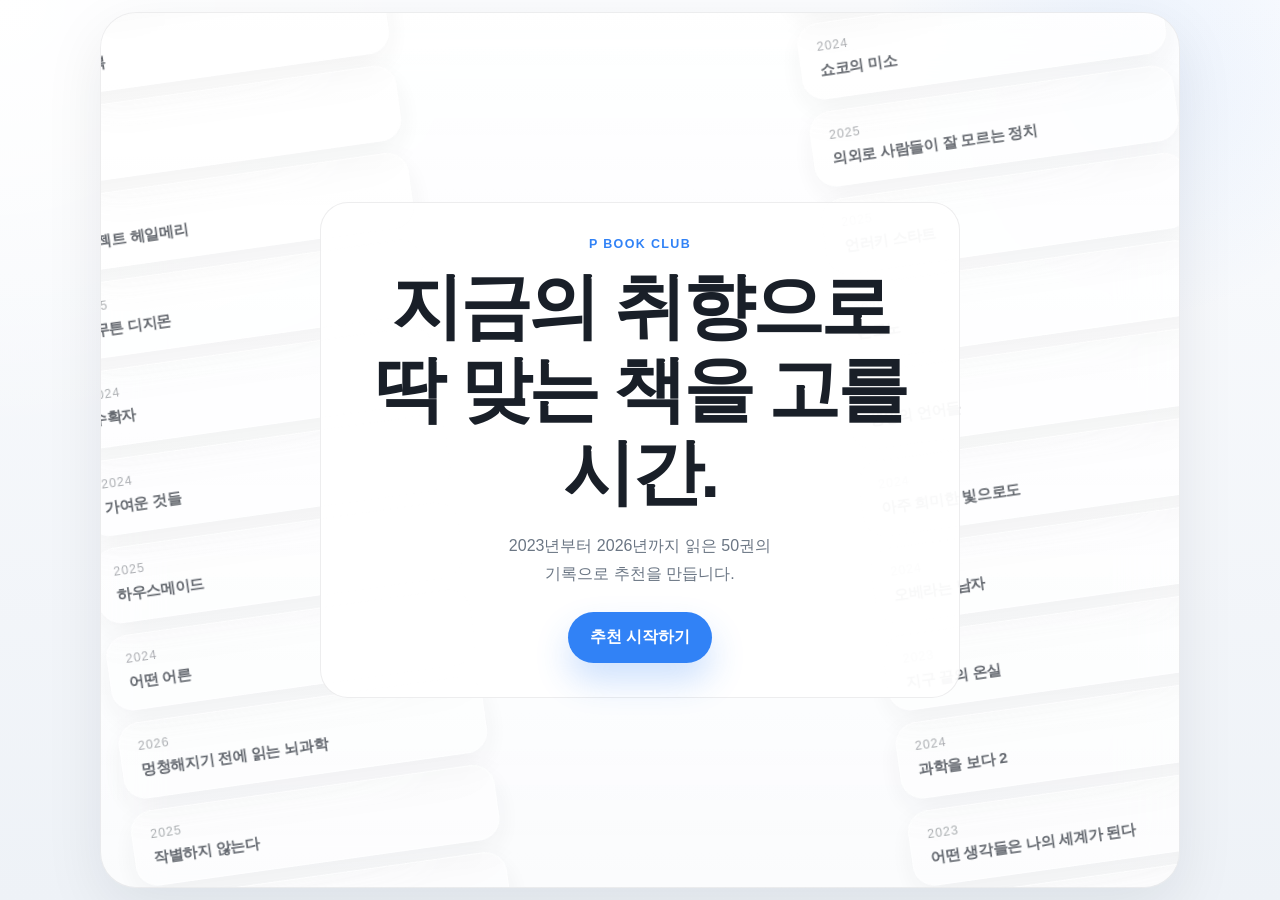
<file: index.html>
<!DOCTYPE html>
<html lang="ko">
<head>
  <meta charset="UTF-8">
  <meta name="viewport" content="width=device-width, initial-scale=1.0">
  <title>P들의 서재</title>
  <link rel="stylesheet" href="style.css?v=multi6">
</head>
<body>
  <div class="page-shell">
    <main class="page-card intro-layout">
      <div id="intro-backdrop" class="intro-backdrop" aria-hidden="true"></div>
      <section class="hero-panel">
        <p class="eyebrow">P Book Club</p>
        <h1>지금의 취향으로<br>딱 맞는 책을 고를 시간.</h1>
        <p id="intro-stats" class="hero-copy"></p>
        <a class="primary-link" href="./question.html?step=0">추천 시작하기</a>
      </section>
    </main>
  </div>

  <script src="books-data.js?v=20260319b"></script>
  <script src="app-data.js?v=multi6"></script>
  <script>
    (function () {
      var introStats = document.getElementById("intro-stats");
      var introBackdrop = document.getElementById("intro-backdrop");
      var app = window.BookMatchApp;
      if (!app) return;

      var years = app.getYears();
      introStats.textContent = years[0] + "년부터 " + years[years.length - 1] + "년까지 읽은 " + app.books.length + "권의 기록으로 추천을 만듭니다.";

      var sorted = app.books.slice().sort(function (a, b) {
        return Number(b.averageRating) - Number(a.averageRating);
      });

      function renderTrack(items, side) {
        return '<div class="intro-track ' + side + '">' + items.map(function (book) {
          return '<article class="intro-ghost-card"><span>' + book.year + '</span><strong>' + book.title + '</strong></article>';
        }).join("") + '</div>';
      }

      var left = sorted.slice(0, 12).concat(sorted.slice(0, 12));
      var right = sorted.slice(12, 24).concat(sorted.slice(12, 24));
      introBackdrop.innerHTML = renderTrack(left, "left") + renderTrack(right, "right");
    }());
  </script>
</body>
</html>
</file>
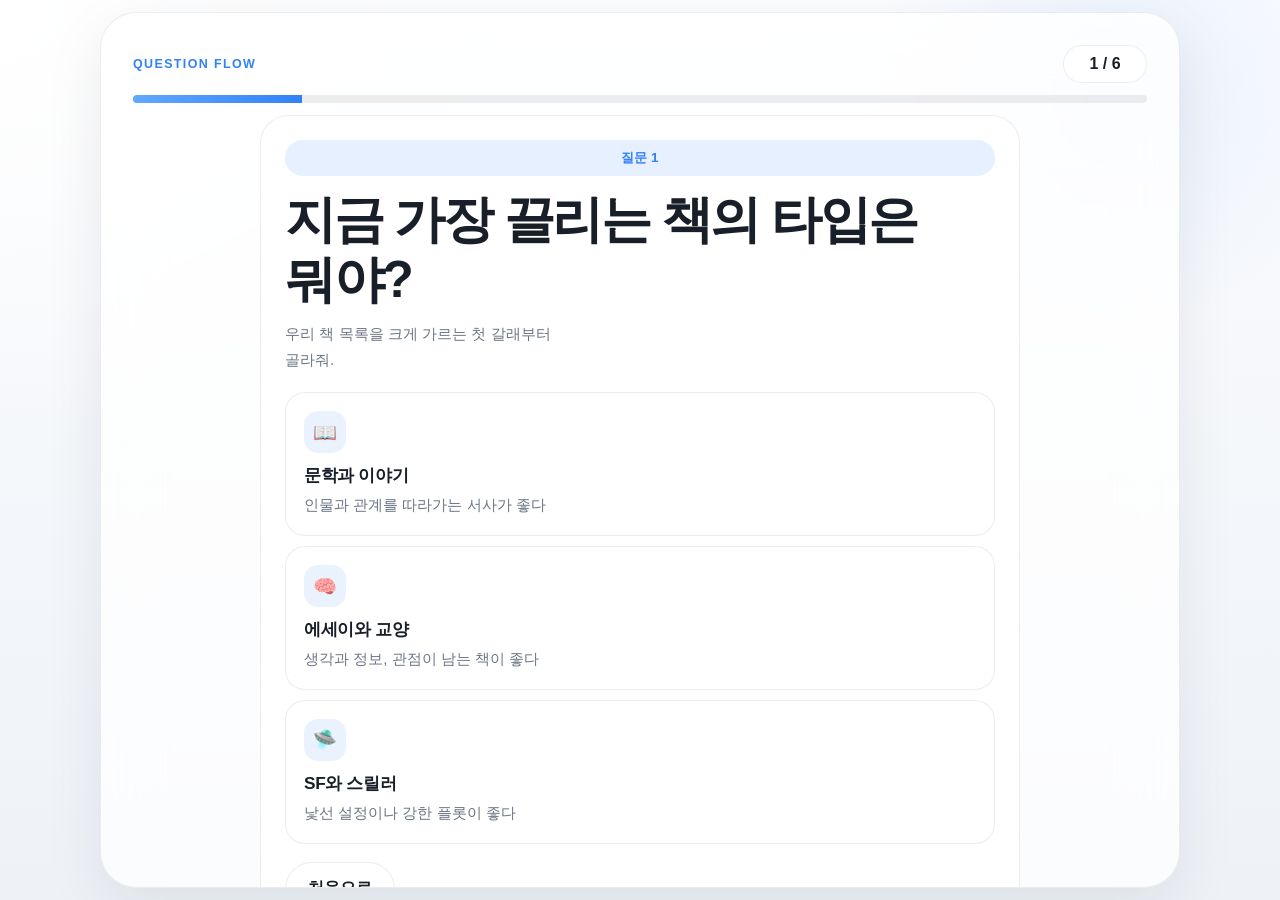
<file: question.html>
<!DOCTYPE html>
<html lang="ko">
<head>
  <meta charset="UTF-8">
  <meta name="viewport" content="width=device-width, initial-scale=1.0">
  <title>질문 | P들의 서재</title>
  <link rel="stylesheet" href="style.css?v=multi6">
</head>
<body>
  <div class="page-shell">
    <main class="page-card flow-layout">
      <section class="question-page">
        <div class="progress-head">
          <p class="eyebrow">Question Flow</p>
          <span id="progress-label" class="progress-pill">1 / 5</span>
        </div>
        <div class="progress-bar"><span id="progress-fill"></span></div>
        <div id="question-root" class="question-root"></div>
      </section>
    </main>
  </div>

  <script src="books-data.js?v=20260319b"></script>
  <script src="app-data.js?v=multi6"></script>
  <script>
    (function () {
      var app = window.BookMatchApp;
      if (!app) return;

      var params = app.parseQuery(window.location.search);
      var step = Number(params.step || "0");
      var answers = app.parseAnswers(params.answers);
      var state = app.getQuestionState(step, answers);

      if (state.redirect) {
        window.location.href = state.redirect;
        return;
      }

      var label = document.getElementById("progress-label");
      var fill = document.getElementById("progress-fill");
      var root = document.getElementById("question-root");
      label.textContent = (state.step + 1) + " / " + app.questionCount;
      fill.style.width = (((state.step + 1) / app.questionCount) * 100) + "%";

      var optionsHtml = state.options.map(function (option, index) {
        return '' +
          '<a class="option-link" href="' + app.buildNextHref(state.step, answers, index, option) + '">' +
          '<span class="option-link-top"><span class="option-emoji">' + (option.emoji || "") + '</span></span>' +
          '<span class="option-title-row"><strong class="option-title">' + option.title + '</strong></span>' +
          '<span class="option-copy">' + option.copy + '</span>' +
          '</a>';
      }).join("");

      var backHref = state.step === 0
        ? "./index.html"
        : app.buildQuestionHref(state.step - 1, answers.slice(0, -1));

      root.innerHTML = '' +
        '<div class="question-card">' +
          '<span class="step-badge">질문 ' + (state.step + 1) + '</span>' +
          '<h1 class="question-title">' + state.title + '</h1>' +
          '<p class="question-description">' + state.description + '</p>' +
          '<div class="option-list">' + optionsHtml + '</div>' +
          '<div class="question-actions"><a class="secondary-link" href="' + backHref + '">' + (state.step === 0 ? "처음으로" : "이전으로") + '</a></div>' +
        '</div>';
    }());
  </script>
</body>
</html>
</file>
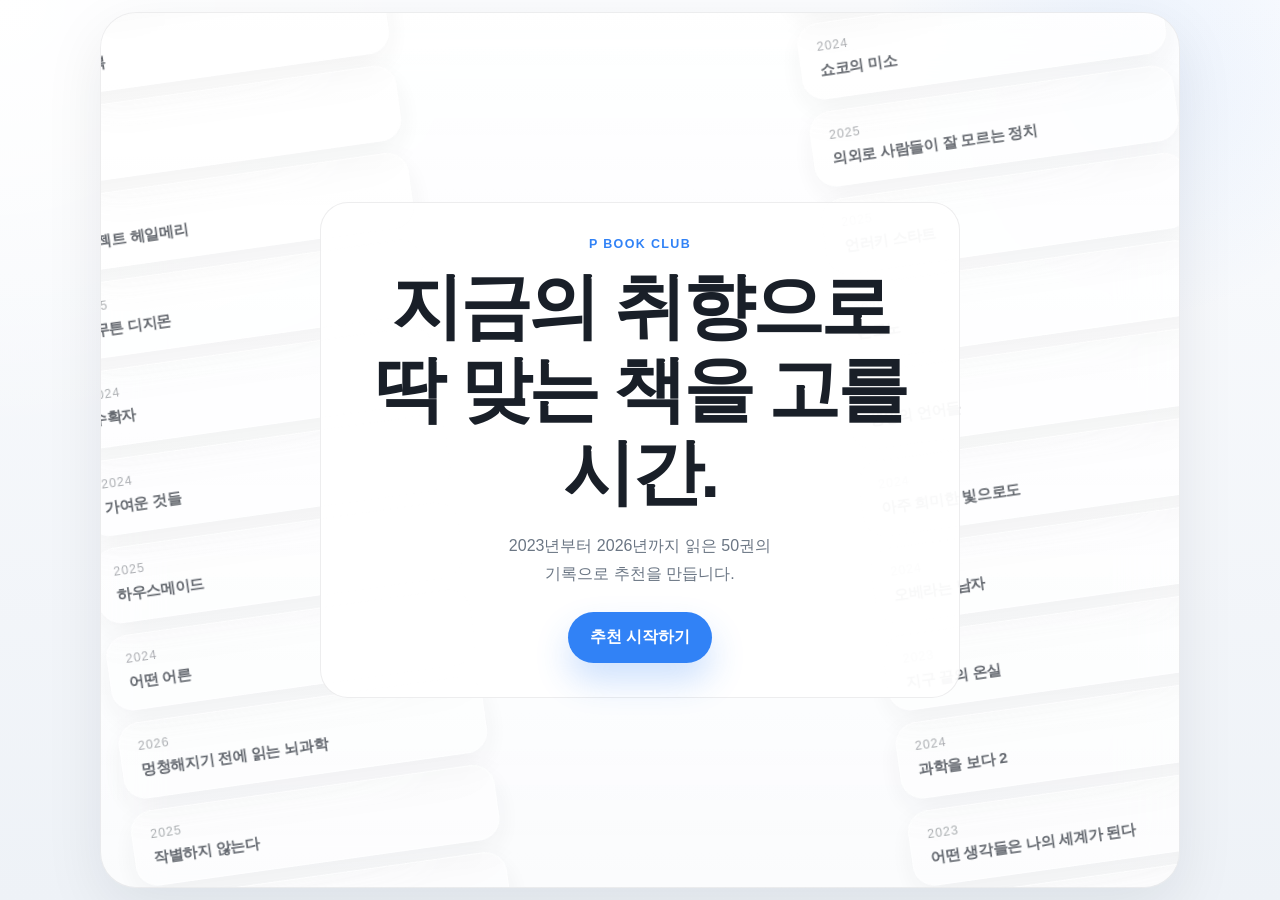
<file: result.html>
<!DOCTYPE html>
<html lang="ko">
<head>
  <meta charset="UTF-8">
  <meta name="viewport" content="width=device-width, initial-scale=1.0">
  <title>추천 결과 | P들의 서재</title>
  <link rel="stylesheet" href="style.css?v=multi6">
</head>
<body class="result-body">
  <div class="page-shell">
    <main class="page-card result-layout">
      <div id="result-root" class="result-root"></div>
    </main>
  </div>

  <script src="books-data.js?v=20260319b"></script>
  <script src="app-data.js?v=multi6"></script>
  <script>
    (function () {
      var app = window.BookMatchApp;
      if (!app) return;

      var params = app.parseQuery(window.location.search);
      var answers = app.parseAnswers(params.answers);
      var result = app.getResultState(answers);
      if (result.redirect) {
        window.location.href = result.redirect;
        return;
      }

      var root = document.getElementById("result-root");
      var book = result.book;
      var pathMap = result.trail.map(function (step, index) {
        return '' +
          '<div class="path-node">' +
            '<span class="path-node-number">' + (index + 1) + '</span>' +
            '<div class="path-node-card">' +
              '<strong>' + step.question + '</strong>' +
              '<p class="path-copy">' + step.answer + ' · ' + step.copy + '</p>' +
            '</div>' +
          '</div>';
      }).join("");

      var shelf = app.getBookshelfPage(0);
      var shelfHtml = shelf.items.map(function (item) {
        return '' +
          '<article class="book-card">' +
            '<span class="book-year">' + item.year + '</span>' +
            '<h3>' + item.title + '</h3>' +
            '<p>' + (item.author || "저자 정보 미정") + ' · ' + item.genre + '</p>' +
            '<p>' + (item.topReview || item.summary) + '</p>' +
            '<div class="book-footer"><span class="book-score">' + Number(item.averageRating).toFixed(2) + ' / 5</span><span class="result-meta">' + item.reviews.length + ' reviews</span></div>' +
          '</article>';
      }).join("");

      root.innerHTML = '' +
        '<div class="result-card">' +
          '<div class="result-top">' +
            '<div><h1 class="result-title">' + book.title + '</h1><p class="result-meta">' + (book.author || "저자 정보 미정") + ' · ' + book.year + ' · ' + book.genre + '</p></div>' +
            '<div class="score-card"><strong>' + Number(book.averageRating).toFixed(2) + '</strong><span>club score</span></div>' +
          '</div>' +
          '<div class="result-grid">' +
            '<div class="result-column">' +
              '<section class="result-module"><h3>이 책을 고른 이유</h3><ul><li>지금 고른 답변 흐름이 이 책이 속한 최종 분기와 맞닿았습니다.</li><li>' + book.summary + '</li><li>북클럽에서 남긴 평점과 한줄 평을 함께 반영했습니다.</li></ul></section>' +
              '<section class="result-module"><h3>줄거리</h3><p class="result-copy">' + (book.premise || book.summary) + '</p></section>' +
              '<section class="result-module"><h3>추천 코멘트</h3><p class="result-copy">장르와 줄거리, 북클럽 평점, 한줄 평을 함께 묶어 지금 취향과 가장 가까운 한 권으로 골랐습니다. 익숙한 만족감과 새로운 흥미 사이에서 지금의 답변이 가장 잘 붙는 책입니다.</p></section>' +
              '<section class="result-module"><h3>대표 한줄 평</h3><p class="result-quote">' + (book.topReview || "대표 한줄 평 준비 중입니다.") + '</p><p class="result-meta">' + (book.topReviewer ? book.topReviewer + ' · ' + Number(book.topRating).toFixed(1) + '점' : "") + '</p></section>' +
            '</div>' +
            '<div class="result-column">' +
              '<section class="result-module"><h3>어떤 경로로 이 책이 나왔는지</h3><div class="path-map">' + pathMap + '</div></section>' +
              '<section class="result-module"><h3>우리가 읽은 책들</h3><div class="bookshelf">' + shelfHtml + '</div></section>' +
            '</div>' +
          '</div>' +
          '<div class="result-actions"><a class="primary-link" href="./index.html">다시 해보기</a><a class="secondary-link" href="' + app.buildQuestionHref(app.questionCount - 1, answers.slice(0, -1)) + '">이전 질문으로</a></div>' +
        '</div>';
    }());
  </script>
</body>
</html>
</file>
<file: style.css>
:root {
  --bg: #f2f4f6;
  --surface: rgba(255, 255, 255, 0.86);
  --surface-strong: rgba(255, 255, 255, 0.96);
  --surface-soft: #f8fafc;
  --text: #191f28;
  --muted: #6b7684;
  --line: rgba(25, 31, 40, 0.08);
  --accent: #3182f6;
  --accent-soft: rgba(49, 130, 246, 0.12);
  --shadow: 0 20px 60px rgba(15, 23, 42, 0.08);
}

* { box-sizing: border-box; }

html, body { height: 100%; }

body {
  margin: 0;
  overflow: hidden;
  background:
    radial-gradient(circle at top left, rgba(255,255,255,0.98), transparent 28%),
    radial-gradient(circle at 88% 8%, rgba(49,130,246,0.08), transparent 18%),
    linear-gradient(180deg, #fbfcfe 0%, #eef2f7 100%);
  color: var(--text);
  font-family: -apple-system, BlinkMacSystemFont, "Apple SD Gothic Neo", "SF Pro Display", "SF Pro Text", "Noto Sans KR", sans-serif;
  word-break: keep-all;
}

.page-shell {
  width: min(1080px, calc(100% - 24px));
  height: 100%;
  margin: 0 auto;
  padding: 12px 0;
}

body.result-body {
  overflow: auto;
}

body.result-body .page-shell {
  height: auto;
  min-height: 100%;
  padding: 24px 0 40px;
}

body.result-body .page-card {
  height: auto;
  min-height: calc(100vh - 48px);
  overflow: visible;
}

body.result-body .result-layout {
  display: block;
  min-height: 100%;
}

body.result-body .result-root {
  height: auto;
  display: block;
}

body.result-body .result-card {
  height: auto;
  display: block;
}

body.result-body .result-module {
  overflow: visible;
}

.page-card {
  height: 100%;
  border-radius: 36px;
  border: 1px solid var(--line);
  background: linear-gradient(180deg, rgba(255,255,255,0.84), rgba(255,255,255,0.74));
  box-shadow: var(--shadow);
  backdrop-filter: blur(28px);
  overflow: hidden;
}

.intro-layout,
.flow-layout,
.result-layout {
  padding: 32px;
  position: relative;
}

.eyebrow {
  margin: 0;
  color: var(--accent);
  font-size: 0.78rem;
  font-weight: 700;
  letter-spacing: 0.11em;
  text-transform: uppercase;
}

.hero-panel,
.question-card,
.result-card,
.result-module,
.book-card {
  border-radius: 28px;
  border: 1px solid var(--line);
  background: var(--surface-strong);
}

.intro-layout {
  display: grid;
  place-items: center;
  isolation: isolate;
}

.intro-backdrop {
  position: absolute;
  inset: 0;
  pointer-events: none;
  opacity: 0.82;
  z-index: 0;
}

.intro-track {
  position: absolute;
  top: -12%;
  bottom: -12%;
  width: 34%;
  display: flex;
  flex-direction: column;
  gap: 12px;
  transform: rotate(-8deg);
}

.intro-track.left { left: -2%; animation: conveyor-up 28s linear infinite; }
.intro-track.right { right: -4%; animation: conveyor-down 30s linear infinite; }

.intro-ghost-card {
  padding: 16px 18px;
  border-radius: 22px;
  background: rgba(255,255,255,0.46);
  border: 1px solid rgba(255,255,255,0.68);
  box-shadow: 0 10px 30px rgba(15,23,42,0.06);
  backdrop-filter: blur(16px);
}

.intro-ghost-card span,
.intro-ghost-card strong { display: block; }
.intro-ghost-card span { font-size: 0.78rem; color: rgba(25,31,40,0.44); text-transform: uppercase; letter-spacing: 0.08em; }
.intro-ghost-card strong { margin-top: 6px; font-size: 0.96rem; line-height: 1.45; letter-spacing: -0.02em; color: rgba(25,31,40,0.82); }

.hero-panel {
  position: relative;
  z-index: 2;
  width: min(100%, 640px);
  min-height: 420px;
  padding: 34px;
  display: flex;
  flex-direction: column;
  justify-content: center;
  align-items: center;
  text-align: center;
}

.hero-panel h1,
.question-title,
.result-title {
  margin: 14px 0 0;
  font-size: clamp(2.6rem, 6vw, 4.5rem);
  line-height: 1.15;
  letter-spacing: -0.045em;
}

.hero-copy,
.question-description,
.result-copy,
.result-meta,
.book-card p,
.path-copy,
.pagination-copy {
  color: var(--muted);
  line-height: 1.75;
  font-size: 1rem;
}

.hero-copy {
  margin: 18px 0 0;
  max-width: 32ch;
}

.primary-link,
.secondary-link,
.option-link {
  text-decoration: none;
  color: inherit;
}

.primary-link,
.secondary-link {
  display: inline-flex;
  align-items: center;
  justify-content: center;
  border-radius: 999px;
  padding: 15px 22px;
  font-weight: 600;
}

.primary-link {
  margin-top: 24px;
  background: var(--accent);
  color: #fff;
  box-shadow: 0 18px 34px rgba(49, 130, 246, 0.24);
}

.secondary-link {
  background: rgba(255,255,255,0.92);
  border: 1px solid var(--line);
}

.flow-layout,
.result-layout {
  display: grid;
}

.question-page,
.result-root {
  height: 100%;
  display: grid;
  grid-template-rows: auto 8px 1fr;
  gap: 12px;
}

.progress-head {
  display: flex;
  align-items: center;
  justify-content: space-between;
  gap: 12px;
}

.progress-pill {
  display: inline-flex;
  align-items: center;
  justify-content: center;
  min-width: 84px;
  padding: 9px 12px;
  border-radius: 999px;
  background: rgba(255,255,255,0.92);
  border: 1px solid var(--line);
  font-weight: 700;
}

.progress-bar {
  width: 100%;
  height: 8px;
  border-radius: 999px;
  background: rgba(25,31,40,0.08);
  overflow: hidden;
}

.progress-bar span {
  display: block;
  height: 100%;
  background: linear-gradient(90deg, #61a9ff, #3182f6);
}

.question-root {
  display: grid;
  align-items: start;
  justify-items: center;
}

.question-card {
  width: min(100%, 760px);
  min-height: auto;
  height: auto;
  padding: 24px;
  display: flex;
  flex-direction: column;
}

.step-badge {
  display: inline-flex;
  align-items: center;
  justify-content: center;
  min-height: 36px;
  padding: 8px 14px;
  border-radius: 999px;
  background: var(--accent-soft);
  color: var(--accent);
  font-size: 0.84rem;
  font-weight: 700;
}

.question-title {
  font-size: clamp(2rem, 4.6vw, 3.2rem);
  line-height: 1.18;
}

.question-description {
  margin: 10px 0 0;
  max-width: 34ch;
  font-size: 0.96rem;
  line-height: 1.68;
}

.option-list {
  display: grid;
  gap: 10px;
  margin-top: 20px;
  flex: 0 0 auto;
}

.option-link {
  display: block;
  padding: 18px;
  border-radius: 20px;
  border: 1px solid var(--line);
  background: #fff;
  transition: box-shadow 0.18s ease, border-color 0.18s ease, transform 0.18s ease;
}

.option-link:hover {
  transform: translateY(-1px);
  border-color: rgba(49,130,246,0.2);
  box-shadow: 0 18px 40px rgba(49,130,246,0.12);
}

.option-link-top {
  display: flex;
  justify-content: space-between;
}

.option-emoji {
  display: inline-flex;
  align-items: center;
  justify-content: center;
  width: 42px;
  height: 42px;
  border-radius: 14px;
  background: rgba(49, 130, 246, 0.1);
  font-size: 1.2rem;
  line-height: 1;
}

.option-title-row {
  display: flex;
  align-items: center;
  gap: 10px;
}

.option-title {
  display: block;
  margin-top: 10px;
  font-size: 1.08rem;
  font-weight: 700;
  letter-spacing: -0.02em;
}

.option-copy {
  display: block;
  margin-top: 6px;
  color: var(--muted);
  line-height: 1.58;
  font-size: 0.94rem;
}

.question-actions,
.result-actions,
.book-footer {
  display: flex;
  gap: 12px;
  align-items: center;
}

.question-actions { margin-top: 18px; }

.result-root { display: block; }

.result-card {
  height: 100%;
  padding: 30px;
  display: grid;
  grid-template-rows: auto 1fr auto auto;
}

.result-top,
.book-footer {
  justify-content: space-between;
}

.result-top { display: flex; align-items: start; gap: 16px; }

.score-card {
  min-width: 112px;
  padding: 16px 14px;
  border-radius: 24px;
  background: #191f28;
  color: #fff;
  text-align: center;
}

.score-card strong { display: block; font-size: 2rem; line-height: 1; }
.score-card span { display: block; margin-top: 6px; font-size: 0.8rem; color: rgba(255,255,255,0.72); text-transform: uppercase; letter-spacing: 0.08em; }

.result-grid {
  display: grid;
  grid-template-columns: 0.9fr 1.1fr;
  gap: 12px;
  margin-top: 22px;
  min-height: 0;
}

.result-column { display: grid; gap: 12px; min-height: 0; }

.result-module {
  padding: 20px 22px;
  min-height: 0;
  overflow: hidden;
}

.result-module h3 { margin: 0 0 12px; font-size: 1rem; }
.result-module ul,
.result-module ol { margin: 0; padding-left: 18px; color: var(--muted); line-height: 1.75; }
.result-quote { margin: 0; font-size: 1.04rem; line-height: 1.8; font-weight: 600; }

.path-map { display: grid; gap: 12px; }
.path-node { display: grid; grid-template-columns: 42px 1fr; gap: 14px; align-items: start; }
.path-node-number {
  width: 42px;
  height: 42px;
  border-radius: 50%;
  background: var(--accent-soft);
  color: var(--accent);
  display: inline-flex;
  align-items: center;
  justify-content: center;
  font-size: 0.92rem;
  font-weight: 700;
}
.path-node-card {
  padding: 14px 16px;
  border-radius: 18px;
  background: var(--surface-soft);
  border: 1px solid var(--line);
}
.path-node-card strong { display: block; font-size: 0.98rem; }
.path-copy { margin: 6px 0 0; font-size: 0.94rem; }

.bookshelf {
  display: grid;
  grid-template-columns: repeat(2, minmax(0, 1fr));
  gap: 12px;
  margin-top: 16px;
}

.book-card { padding: 16px; }
.book-card h3 { margin: 10px 0 0; font-size: 1rem; line-height: 1.5; letter-spacing: -0.02em; }
.book-year { color: var(--accent); font-weight: 700; font-size: 0.82rem; }
.book-score {
  padding: 8px 10px;
  border-radius: 999px;
  background: var(--accent-soft);
  color: var(--accent);
  font-size: 0.82rem;
  font-weight: 700;
}

@keyframes conveyor-up {
  from { transform: translateY(0) rotate(-8deg); }
  to { transform: translateY(-24%) rotate(-8deg); }
}

@keyframes conveyor-down {
  from { transform: translateY(-20%) rotate(-8deg); }
  to { transform: translateY(4%) rotate(-8deg); }
}

@media (max-width: 820px) {
  .page-shell { width: min(100% - 16px, 100%); }
  .intro-layout, .flow-layout, .result-layout { padding: 18px; }
  .hero-panel, .result-card, .result-module, .book-card { padding: 20px; border-radius: 22px; }
  .question-card { padding: 18px; border-radius: 20px; }
  .hero-panel h1, .question-title, .result-title { font-size: clamp(2rem, 9vw, 3rem); line-height: 1.22; }
  .question-description, .hero-copy { max-width: none; }
  .question-page { grid-template-rows: auto 6px 1fr; gap: 10px; }
  .progress-head { align-items: start; }
  .progress-pill { min-width: 72px; padding: 8px 10px; font-size: 0.88rem; }
  .question-title { margin-top: 12px; font-size: clamp(1.7rem, 7vw, 2.3rem); line-height: 1.28; }
  .question-description { margin-top: 8px; font-size: 0.92rem; line-height: 1.62; }
  .option-list { margin-top: 16px; gap: 8px; }
  .option-link { padding: 16px; border-radius: 18px; }
  .option-emoji { width: 38px; height: 38px; border-radius: 12px; font-size: 1.1rem; }
  .option-title { margin-top: 8px; font-size: 1rem; line-height: 1.4; }
  .option-copy { margin-top: 4px; font-size: 0.9rem; line-height: 1.52; }
  .option-hint { margin-top: 6px; font-size: 0.82rem; }
  .question-actions { margin-top: 14px; }
  .result-grid { grid-template-columns: 1fr; }
  .bookshelf { grid-template-columns: 1fr; }
  .result-top, .question-actions, .result-actions, .book-footer { flex-direction: column; align-items: start; }
  .intro-track { width: 58%; }
  .intro-backdrop { opacity: 0.48; }
}
</file>
